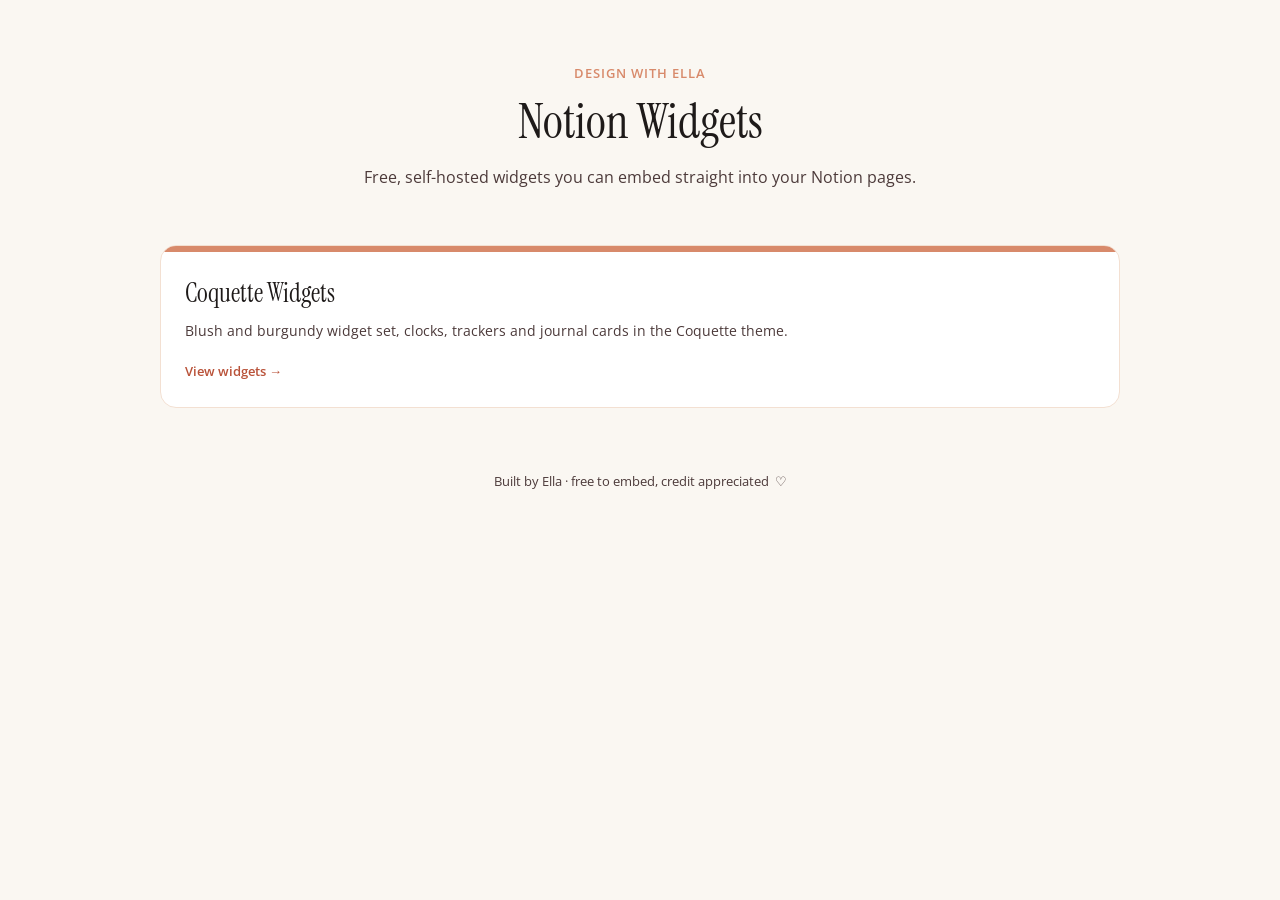
<file: index.html>
<!DOCTYPE html>
<html lang="en-GB">
<head>
<meta charset="UTF-8">
<meta name="viewport" content="width=device-width, initial-scale=1.0">
<title>Notion Widgets | Design with Ella</title>
<link rel="preconnect" href="https://fonts.googleapis.com">
<link rel="preconnect" href="https://fonts.gstatic.com" crossorigin>
<link href="https://fonts.googleapis.com/css2?family=Instrument+Serif&family=Open+Sans:wght@400;500;600&display=swap" rel="stylesheet">
<link rel="stylesheet" href="style.css">
</head>
<body>

<header class="page-header">
  <p class="eyebrow">Design with Ella</p>
  <h1>Notion Widgets</h1>
  <p class="lede">Free, self-hosted widgets you can embed straight into your Notion pages.</p>
</header>

<main>
  <section class="grid" aria-label="Widget bundles">

    <a class="card" href="coquette-widgets.html">
      <div class="card-tint"></div>
      <div class="card-body">
        <h2>Coquette Widgets</h2>
        <p>Blush and burgundy widget set, clocks, trackers and journal cards in the Coquette theme.</p>
        <span class="card-link">View widgets &rarr;</span>
      </div>
    </a>

  </section>
</main>

<footer class="page-footer">
  <p>Built by Ella &middot; free to embed, credit appreciated &nbsp;&#9825;</p>
</footer>

</body>
</html>
</file>
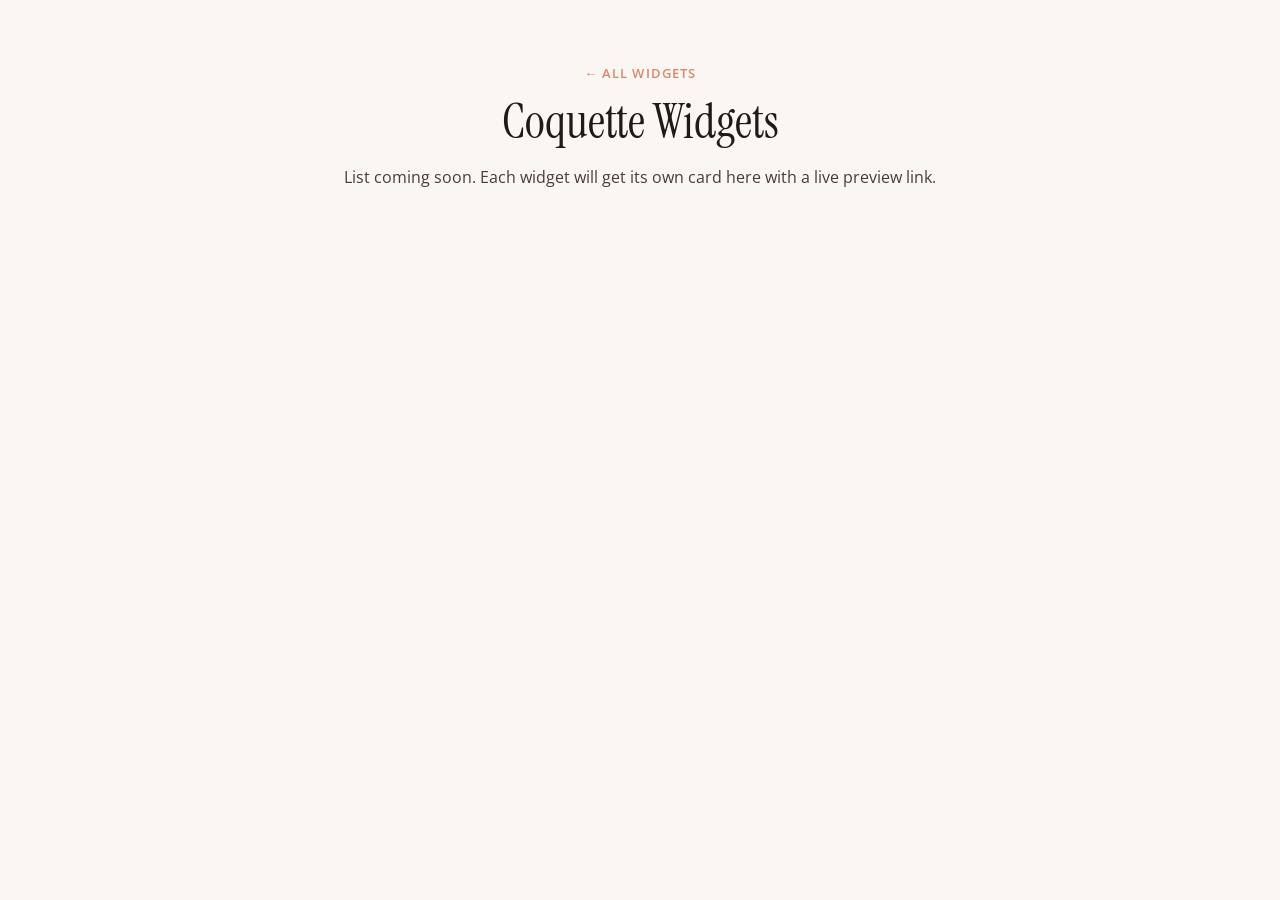
<file: coquette-widgets.html>
<!DOCTYPE html>
<html lang="en-GB">
<head>
<meta charset="UTF-8">
<meta name="viewport" content="width=device-width, initial-scale=1.0">
<title>Coquette Widgets | Design with Ella</title>
<link rel="preconnect" href="https://fonts.googleapis.com">
<link rel="preconnect" href="https://fonts.gstatic.com" crossorigin>
<link href="https://fonts.googleapis.com/css2?family=Instrument+Serif&family=Open+Sans:wght@400;500;600&display=swap" rel="stylesheet">
<link rel="stylesheet" href="style.css">
</head>
<body>

<header class="page-header">
  <p class="eyebrow"><a href="index.html" style="color:inherit;text-decoration:none;">&larr; All widgets</a></p>
  <h1>Coquette Widgets</h1>
  <p class="lede">List coming soon. Each widget will get its own card here with a live preview link.</p>
</header>

</body>
</html>
</file>
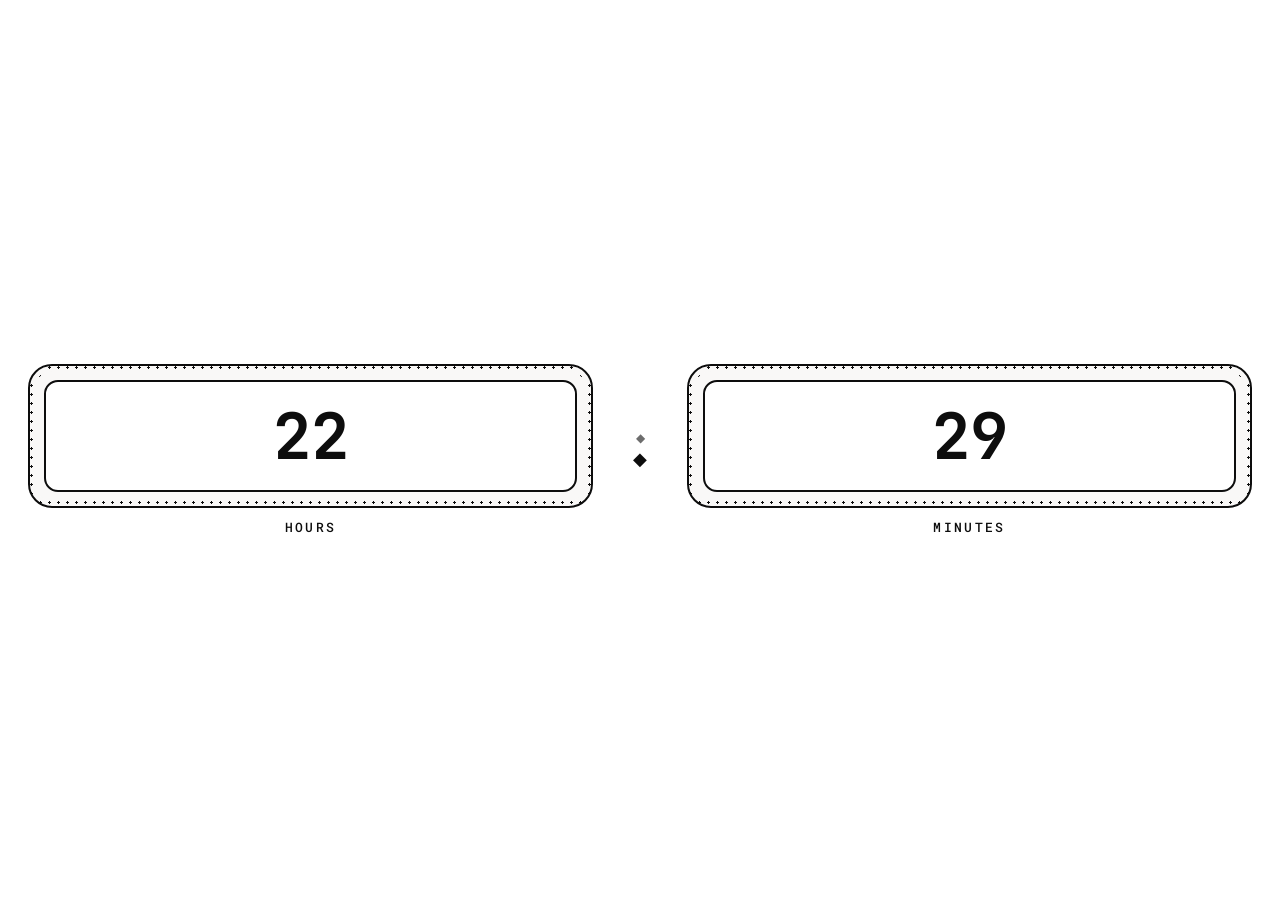
<file: monochrome-gamer/flip-clock (1).html>
<!DOCTYPE html>
<html lang="en">
<head>
<meta charset="UTF-8">
<title>Flip Clock</title>
<link rel="stylesheet" href="globals.css">
<link rel="stylesheet" href="flip-clock.css">
</head>
<body>

<div class="widget-root">
  <div class="flip-clock-row" id="clock"></div>
</div>

<script>
const clockEl = document.getElementById('clock');

const units = [
  { key:'h', label:'Hours' },
  { key:'m', label:'Minutes' }
];

const state = {};

units.forEach((u, i) => {
  const unitEl = document.createElement('div');
  unitEl.className = 'flip-clock-unit';

  const card = document.createElement('div');
  card.className = 'halftone-card flip-clock-card';

  const panel = document.createElement('div');
  panel.className = 'ink-panel flip-clock-panel';

  const val = document.createElement('span');
  val.className = 'flip-clock-value';
  val.textContent = '00';

  panel.appendChild(val);
  card.appendChild(panel);

  const label = document.createElement('div');
  label.className = 'ink-label flip-clock-label';
  label.textContent = u.label;

  unitEl.appendChild(card);
  unitEl.appendChild(label);
  clockEl.appendChild(unitEl);

  if(i < units.length - 1){
    const div = document.createElement('div');
    div.className = 'ink-divider';
    div.innerHTML = '<span class="mark small">&#9670;</span><span class="mark big">&#9670;</span>';
    clockEl.appendChild(div);
  }

  state[u.key] = { val, last:'' };
});

function pad(n){ return n.toString().padStart(2,'0'); }

function setVal(el, newText){
  el.classList.add('swap');
  setTimeout(() => {
    el.textContent = newText;
    el.classList.remove('swap');
  }, 180);
}

function tick(){
  const now = new Date();
  const vals = { h: pad(now.getHours()), m: pad(now.getMinutes()) };

  units.forEach(u => {
    const st = state[u.key];
    const newVal = vals[u.key];
    if(st.last !== newVal){
      setVal(st.val, newVal);
      st.last = newVal;
    }
  });
}

(function init(){
  const now = new Date();
  const vals = { h: pad(now.getHours()), m: pad(now.getMinutes()) };
  units.forEach(u => {
    const st = state[u.key];
    st.val.textContent = vals[u.key];
    st.last = vals[u.key];
  });
})();

setInterval(tick, 1000);
</script>

</body>
</html>
</file>
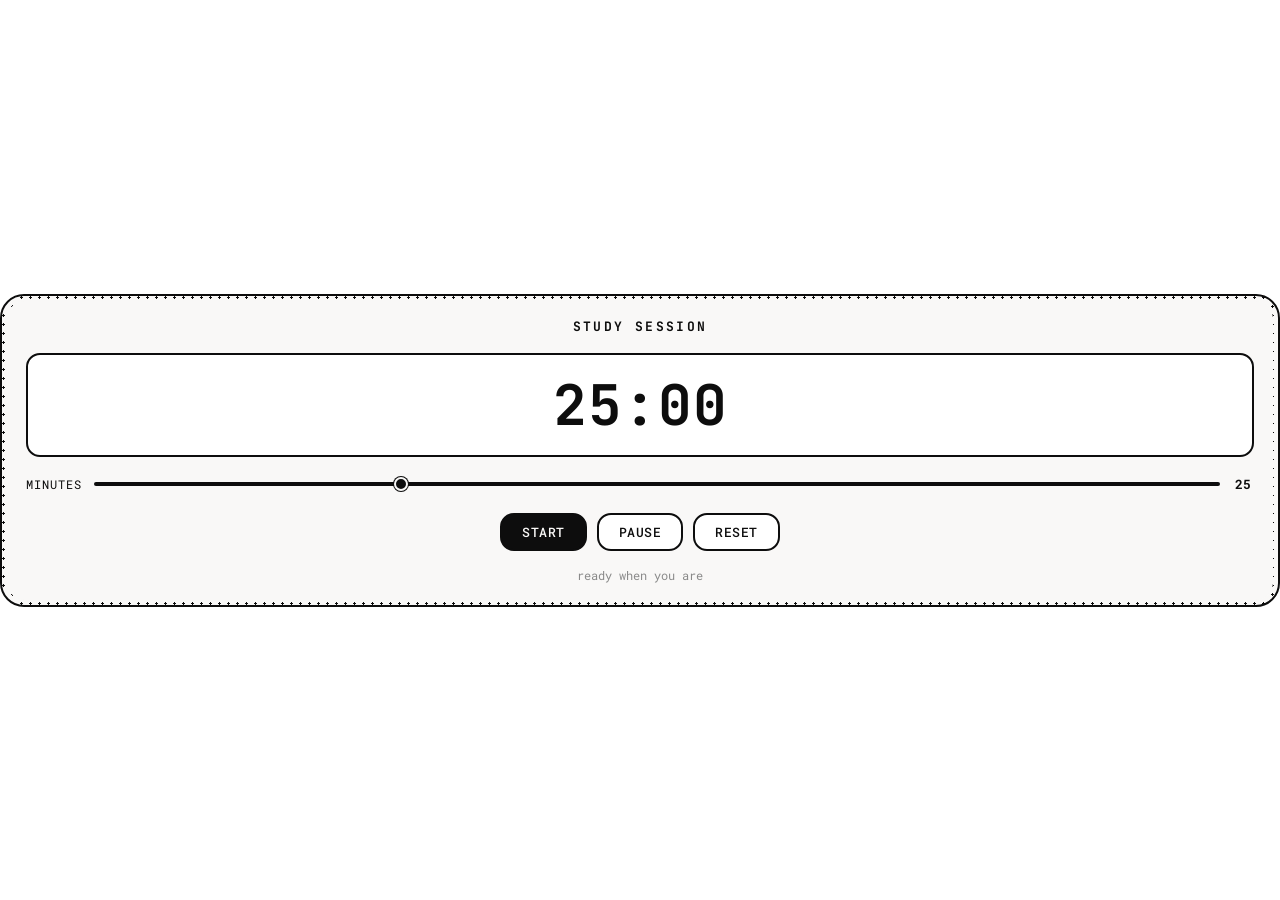
<file: monochrome-gamer/study-timer.html>
<!DOCTYPE html>
<html lang="en-GB">
<head>
<meta charset="UTF-8">
<meta name="viewport" content="width=device-width, initial-scale=1.0">
<title>Study Timer</title>
<link rel="stylesheet" href="globals.css">
<link rel="stylesheet" href="study-timer.css">
</head>
<body>

<div class="widget-root">
  <div class="halftone-card timer-card">
    <p class="timer-title">Study session</p>

    <div class="ink-panel timer-display-panel">
      <div id="display" class="timer-display">25:00</div>
    </div>

    <div class="timer-controls">
      <label for="minutes">minutes</label>
      <input type="range" id="minutes" min="1" max="90" value="25" step="1" />
      <span id="minutes-out">25</span>
    </div>

    <div class="timer-buttons">
      <button id="start-btn">start</button>
      <button id="pause-btn">pause</button>
      <button id="reset-btn">reset</button>
    </div>

    <p id="status" class="timer-status">ready when you are</p>
  </div>
</div>

<script>
(function() {
  var minutesInput = document.getElementById('minutes');
  var minutesOut = document.getElementById('minutes-out');
  var display = document.getElementById('display');
  var status = document.getElementById('status');
  var startBtn = document.getElementById('start-btn');
  var pauseBtn = document.getElementById('pause-btn');
  var resetBtn = document.getElementById('reset-btn');

  var totalSeconds = parseInt(minutesInput.value, 10) * 60;
  var remaining = totalSeconds;
  var timerId = null;

  function formatTime(s) {
    var m = Math.floor(s / 60);
    var sec = s % 60;
    return (m < 10 ? '0' + m : m) + ':' + (sec < 10 ? '0' + sec : sec);
  }

  function updateDisplay() {
    display.textContent = formatTime(remaining);
  }

  minutesInput.addEventListener('input', function() {
    minutesOut.textContent = minutesInput.value;
    if (!timerId) {
      totalSeconds = parseInt(minutesInput.value, 10) * 60;
      remaining = totalSeconds;
      updateDisplay();
      status.textContent = 'ready when you are';
    }
  });

  startBtn.addEventListener('click', function() {
    if (timerId) return;
    if (remaining <= 0) {
      totalSeconds = parseInt(minutesInput.value, 10) * 60;
      remaining = totalSeconds;
    }
    status.textContent = 'focus mode, stay on it';
    timerId = setInterval(function() {
      remaining -= 1;
      if (remaining <= 0) {
        remaining = 0;
        updateDisplay();
        clearInterval(timerId);
        timerId = null;
        status.textContent = 'time\'s up, well done';
        return;
      }
      updateDisplay();
    }, 1000);
  });

  pauseBtn.addEventListener('click', function() {
    if (timerId) {
      clearInterval(timerId);
      timerId = null;
      status.textContent = 'paused';
    }
  });

  resetBtn.addEventListener('click', function() {
    if (timerId) {
      clearInterval(timerId);
      timerId = null;
    }
    totalSeconds = parseInt(minutesInput.value, 10) * 60;
    remaining = totalSeconds;
    updateDisplay();
    status.textContent = 'ready when you are';
  });

  updateDisplay();
})();
</script>

</body>
</html>
</file>
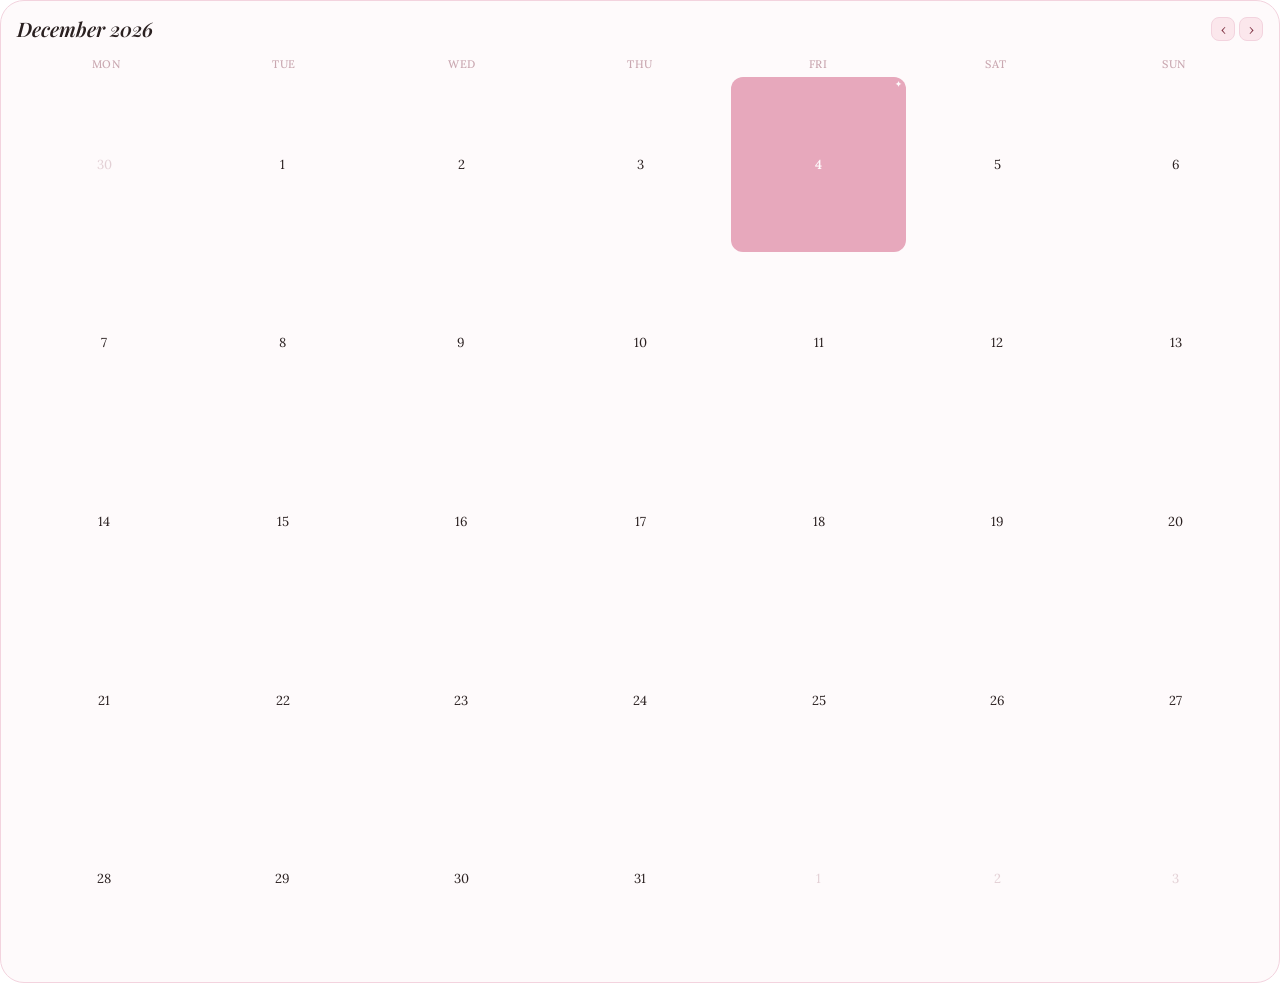
<file: pink-coquette/calendar.html>
<!DOCTYPE html>
<html lang="en-GB">
<head>
<meta charset="UTF-8">
<meta name="viewport" content="width=device-width, initial-scale=1.0">
<title>Coquette Calendar</title>
<link rel="stylesheet" href="calendar.css">
</head>
<body>

<div class="calendar-card">
  <div class="calendar-header">
    <span class="calendar-title" id="calendarTitle">August 2026</span>
    <div class="calendar-nav">
      <button id="prevMonth" aria-label="Previous month">‹</button>
      <button id="nextMonth" aria-label="Next month">›</button>
    </div>
  </div>

  <div class="calendar-weekdays">
    <span data-full="Mon" data-short="M"></span>
    <span data-full="Tue" data-short="T"></span>
    <span data-full="Wed" data-short="W"></span>
    <span data-full="Thu" data-short="T"></span>
    <span data-full="Fri" data-short="F"></span>
    <span data-full="Sat" data-short="S"></span>
    <span data-full="Sun" data-short="S"></span>
  </div>

  <div class="calendar-grid" id="calendarGrid"></div>
</div>

<script>
  const today = new Date();
  let viewYear = today.getFullYear();
  let viewMonth = today.getMonth();

  const monthNames = [
    'January', 'February', 'March', 'April', 'May', 'June',
    'July', 'August', 'September', 'October', 'November', 'December'
  ];

  const titleEl = document.getElementById('calendarTitle');
  const gridEl = document.getElementById('calendarGrid');

  function render() {
    titleEl.textContent = `${monthNames[viewMonth]} ${viewYear}`;
    gridEl.innerHTML = '';

    const firstOfMonth = new Date(viewYear, viewMonth, 1);
    // Monday-first index: 0 = Monday ... 6 = Sunday
    const firstWeekday = (firstOfMonth.getDay() + 6) % 7;
    const daysInMonth = new Date(viewYear, viewMonth + 1, 0).getDate();
    const daysInPrevMonth = new Date(viewYear, viewMonth, 0).getDate();

    const totalCells = Math.ceil((firstWeekday + daysInMonth) / 7) * 7;

    for (let i = 0; i < totalCells; i++) {
      const cell = document.createElement('div');
      cell.className = 'calendar-day';

      const dayNumber = i - firstWeekday + 1;

      if (dayNumber < 1) {
        cell.classList.add('outside');
        cell.textContent = daysInPrevMonth + dayNumber;
      } else if (dayNumber > daysInMonth) {
        cell.classList.add('outside');
        cell.textContent = dayNumber - daysInMonth;
      } else {
        cell.textContent = dayNumber;
        const isToday =
          dayNumber === today.getDate() &&
          viewMonth === today.getMonth() &&
          viewYear === today.getFullYear();
        if (isToday) {
          cell.classList.add('today');
        }
      }

      gridEl.appendChild(cell);
    }
  }

  document.getElementById('prevMonth').addEventListener('click', () => {
    viewMonth -= 1;
    if (viewMonth < 0) {
      viewMonth = 11;
      viewYear -= 1;
    }
    render();
  });

  document.getElementById('nextMonth').addEventListener('click', () => {
    viewMonth += 1;
    if (viewMonth > 11) {
      viewMonth = 0;
      viewYear += 1;
    }
    render();
  });

  render();
</script>

</body>
</html>
</file>
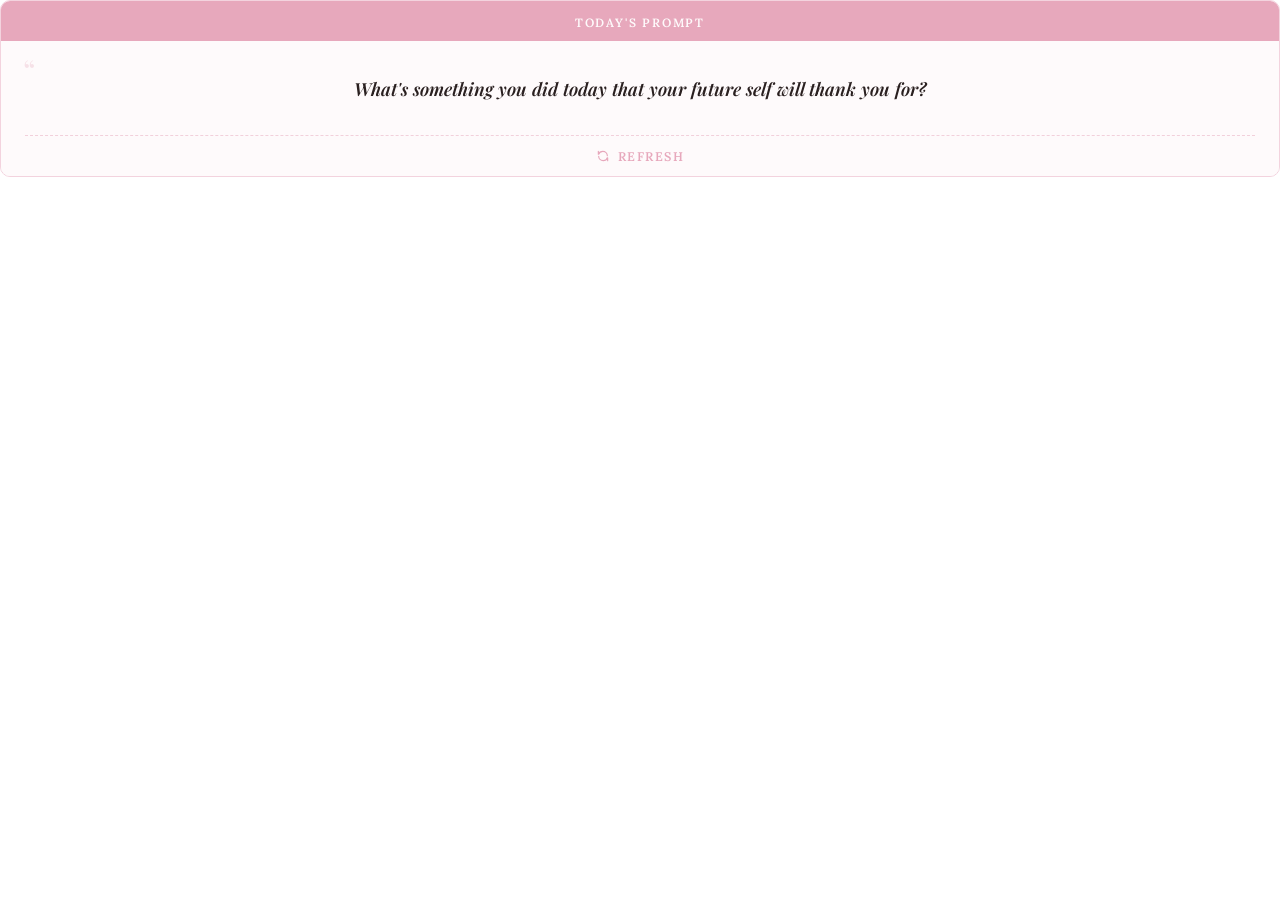
<file: pink-coquette/daily-prompt.html>
<!DOCTYPE html>
<html lang="en-GB">
<head>
<meta charset="UTF-8">
<meta name="viewport" content="width=device-width, initial-scale=1.0">
<title>Daily Prompt</title>
<link rel="stylesheet" href="coquette-design-system.css">
<link rel="stylesheet" href="daily-prompt.css">
</head>
<body>

<div class="daily-prompt-card">
  <div class="daily-prompt-header">
    <span>Today's Prompt</span>
  </div>

  <div class="daily-prompt-body">
    <div class="prompt-frame">
      <span class="quote-mark">&ldquo;</span>
      <p class="prompt-text" id="promptText">Loading&hellip;</p>
    </div>
  </div>

  <div class="daily-prompt-divider"></div>

  <div class="daily-prompt-footer" id="refreshBtn" role="button" aria-label="Get a new prompt" title="Get a new prompt">
    <svg viewBox="0 0 24 24" fill="none" xmlns="http://www.w3.org/2000/svg">
      <path d="M4 4V9H4.58152M20 20V15H19.4185M4.58152 9C5.53236 6.0533 8.34285 4 11.6667 4C15.8877 4 19.3333 7.30761 19.4185 11.5M19.4185 15C18.4677 17.9467 15.6572 20 12.3333 20C8.11228 20 4.66667 16.6924 4.58152 12.5" stroke="currentColor" stroke-width="2" stroke-linecap="round" stroke-linejoin="round"/>
    </svg>
    <span>Refresh</span>
  </div>
</div>

<script>
  const prompts = [
    "What made today feel soft, even for a moment?",
    "What's a thought you keep circling back to lately?",
    "What would you tell yourself this time last year?",
    "What are you quietly proud of this week?",
    "What's something small that brought you comfort today?",
    "What's a feeling you've been avoiding sitting with?",
    "Who made you feel most like yourself recently?",
    "What does your ideal slow morning look like?",
    "What's a habit you'd like to gently let go of?",
    "What's something you're looking forward to, even a little?",
    "What did you need to hear today?",
    "What's weighing on you that you haven't said out loud?",
    "What's a memory that still makes you smile?",
    "What would you do with an entirely free afternoon?",
    "What's one thing you did today just for you?",
    "What's a boundary you're proud you held onto?",
    "What does rest actually look like for you right now?",
    "What's something you've outgrown but still hold onto?",
    "What's a compliment you'd give yourself today?",
    "What's been taking up too much space in your head?",
    "What's a small win from this week worth noting?",
    "What do you wish someone understood about you right now?",
    "What's a fear you're slowly becoming less afraid of?",
    "What does your space say about how you're feeling?",
    "What's something you're learning to be patient with?",
    "What conversation do you keep replaying?",
    "What's a version of yourself you're growing into?",
    "What's something you did today that your future self will thank you for?",
    "What's currently bringing you a sense of calm?",
    "What's a question you wish someone would ask you?",
    "What would today have looked like if you'd been kinder to yourself?",
    "What's something you're ready to close the chapter on?",
    "What's a small joy you almost overlooked today?",
    "What does your gut keep telling you that you're ignoring?",
    "What's something you needed permission to do, and are you ready to give it to yourself?",
    "What's one thing you'd change about how today went?",
    "What's a story you tell yourself that might not be true anymore?",
    "What's something you're grateful you said no to?",
    "What would make tomorrow feel a little lighter?",
    "What's a part of your routine that quietly makes you happy?"
  ];

  const promptText = document.getElementById('promptText');
  const refreshBtn = document.getElementById('refreshBtn');

  function getRandomPrompt(excludeText) {
    let choice;
    do {
      choice = prompts[Math.floor(Math.random() * prompts.length)];
    } while (choice === excludeText && prompts.length > 1);
    return choice;
  }

  function setPrompt() {
    refreshBtn.classList.add('spinning');
    promptText.classList.add('fade');

    setTimeout(() => {
      promptText.textContent = getRandomPrompt(promptText.textContent);
      promptText.classList.remove('fade');
    }, 200);

    setTimeout(() => {
      refreshBtn.classList.remove('spinning');
    }, 500);
  }

  refreshBtn.addEventListener('click', setPrompt);

  promptText.textContent = getRandomPrompt();
</script>

</body>
</html>
</file>
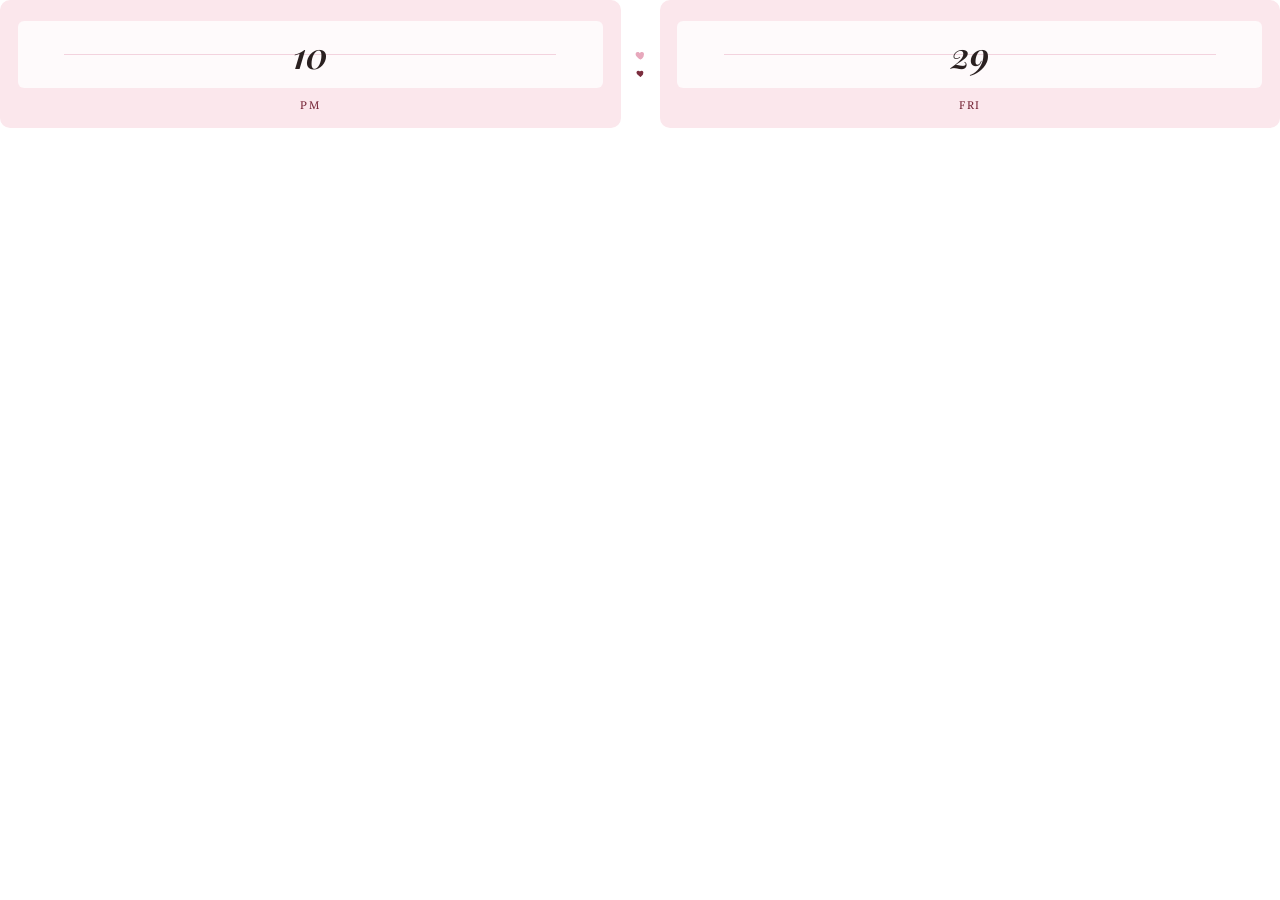
<file: pink-coquette/flip-clock.html>
<!DOCTYPE html>
<html lang="en">
<head>
<meta charset="UTF-8">
<meta name="viewport" content="width=device-width, initial-scale=1.0">
<title>Flip Clock — Coquette</title>
<link rel="stylesheet" href="coquette-design-system.css">
<link rel="stylesheet" href="flip-clock.css">
</head>
<body>
  <div class="flip-wrap">
    <div class="flip-card">
      <div class="flip-inner">
        <div class="flip-value" id="flip-hour">--</div>
      </div>
      <div class="flip-label" id="flip-period">--</div>
    </div>
    <div class="flip-divider">
      <svg viewBox="0 0 24 24" width="11" height="11" style="color:var(--rose);"><path d="M12 21s-7.5-4.6-10-9.2C.3 8.4 2 4.5 6 4.5c2.1 0 3.6 1.1 4.5 2.4.9-1.3 2.4-2.4 4.5-2.4 4 0 5.7 3.9 4 7.3C19.5 16.4 12 21 12 21z"/></svg>
      <svg viewBox="0 0 24 24" width="9" height="9" style="color:var(--burgundy);"><path d="M12 21s-7.5-4.6-10-9.2C.3 8.4 2 4.5 6 4.5c2.1 0 3.6 1.1 4.5 2.4.9-1.3 2.4-2.4 4.5-2.4 4 0 5.7 3.9 4 7.3C19.5 16.4 12 21 12 21z"/></svg>
    </div>
    <div class="flip-card">
      <div class="flip-inner">
        <div class="flip-value" id="flip-minute">--</div>
      </div>
      <div class="flip-label" id="flip-day">---</div>
    </div>
  </div>
  <script>
    function updateFlipClock() {
      var now = new Date();
      var h = now.getHours();
      var m = now.getMinutes();
      var period = h >= 12 ? 'PM' : 'AM';
      var h12 = h % 12;
      if (h12 === 0) h12 = 12;
      var mStr = m < 10 ? '0' + m : '' + m;
      var days = ['SUN','MON','TUE','WED','THU','FRI','SAT'];
      document.getElementById('flip-hour').textContent = h12;
      document.getElementById('flip-minute').textContent = mStr;
      document.getElementById('flip-period').textContent = period;
      document.getElementById('flip-day').textContent = days[now.getDay()];
    }
    updateFlipClock();
    setInterval(updateFlipClock, 15000);
  </script>
</body>
</html>
</file>
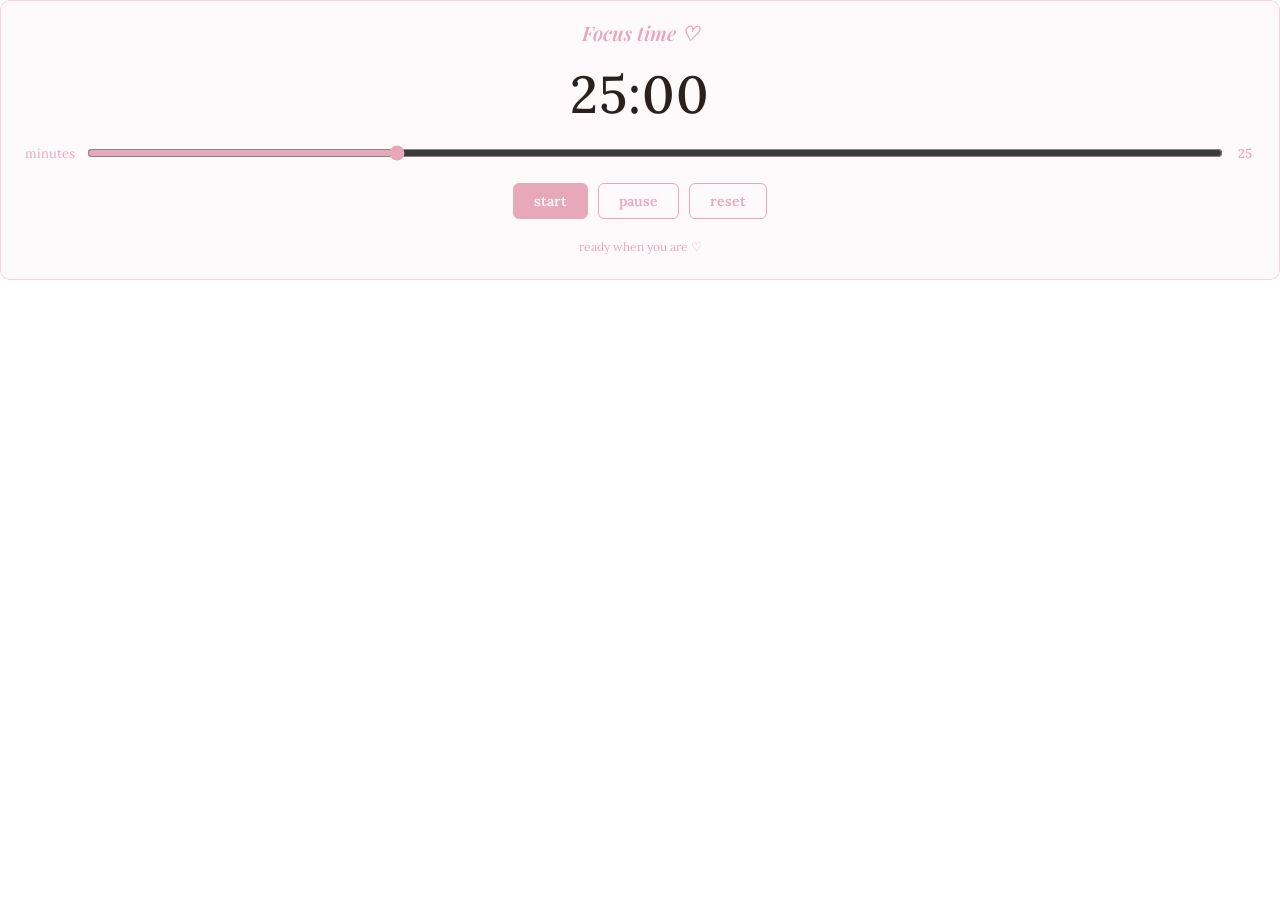
<file: pink-coquette/focus-timer.html>
<!DOCTYPE html>
<html lang="en-GB">
<head>
<meta charset="UTF-8">
<meta name="viewport" content="width=device-width, initial-scale=1.0">
<title>Focus Timer</title>
<link rel="stylesheet" href="coquette-design-system.css">
<link rel="stylesheet" href="focus-timer.css">
</head>
<body>

<div class="timer-card">
  <p class="timer-title">Focus time &#9825;</p>

  <div id="display" class="timer-display">25:00</div>

  <div class="timer-controls">
    <label for="minutes">minutes</label>
    <input type="range" id="minutes" min="1" max="90" value="25" step="1" />
    <span id="minutes-out">25</span>
  </div>

  <div class="timer-buttons">
    <button id="start-btn">start</button>
    <button id="pause-btn">pause</button>
    <button id="reset-btn">reset</button>
  </div>

  <p id="status" class="timer-status">ready when you are &#9825;</p>
</div>

<script>
(function() {
  var minutesInput = document.getElementById('minutes');
  var minutesOut = document.getElementById('minutes-out');
  var display = document.getElementById('display');
  var status = document.getElementById('status');
  var startBtn = document.getElementById('start-btn');
  var pauseBtn = document.getElementById('pause-btn');
  var resetBtn = document.getElementById('reset-btn');

  var totalSeconds = parseInt(minutesInput.value, 10) * 60;
  var remaining = totalSeconds;
  var timerId = null;

  function formatTime(s) {
    var m = Math.floor(s / 60);
    var sec = s % 60;
    return (m < 10 ? '0' + m : m) + ':' + (sec < 10 ? '0' + sec : sec);
  }

  function updateDisplay() {
    display.textContent = formatTime(remaining);
  }

  minutesInput.addEventListener('input', function() {
    minutesOut.textContent = minutesInput.value;
    if (!timerId) {
      totalSeconds = parseInt(minutesInput.value, 10) * 60;
      remaining = totalSeconds;
      updateDisplay();
      status.textContent = 'ready when you are \u2661';
    }
  });

  startBtn.addEventListener('click', function() {
    if (timerId) return;
    if (remaining <= 0) {
      totalSeconds = parseInt(minutesInput.value, 10) * 60;
      remaining = totalSeconds;
    }
    status.textContent = 'focus mode, you\'ve got this \u2661';
    timerId = setInterval(function() {
      remaining -= 1;
      if (remaining <= 0) {
        remaining = 0;
        updateDisplay();
        clearInterval(timerId);
        timerId = null;
        status.textContent = 'time\'s up, well done \u2661';
        return;
      }
      updateDisplay();
    }, 1000);
  });

  pauseBtn.addEventListener('click', function() {
    if (timerId) {
      clearInterval(timerId);
      timerId = null;
      status.textContent = 'paused, take a breath \u2661';
    }
  });

  resetBtn.addEventListener('click', function() {
    if (timerId) {
      clearInterval(timerId);
      timerId = null;
    }
    totalSeconds = parseInt(minutesInput.value, 10) * 60;
    remaining = totalSeconds;
    updateDisplay();
    status.textContent = 'ready when you are \u2661';
  });

  updateDisplay();
})();
</script>

</body>
</html>
</file>
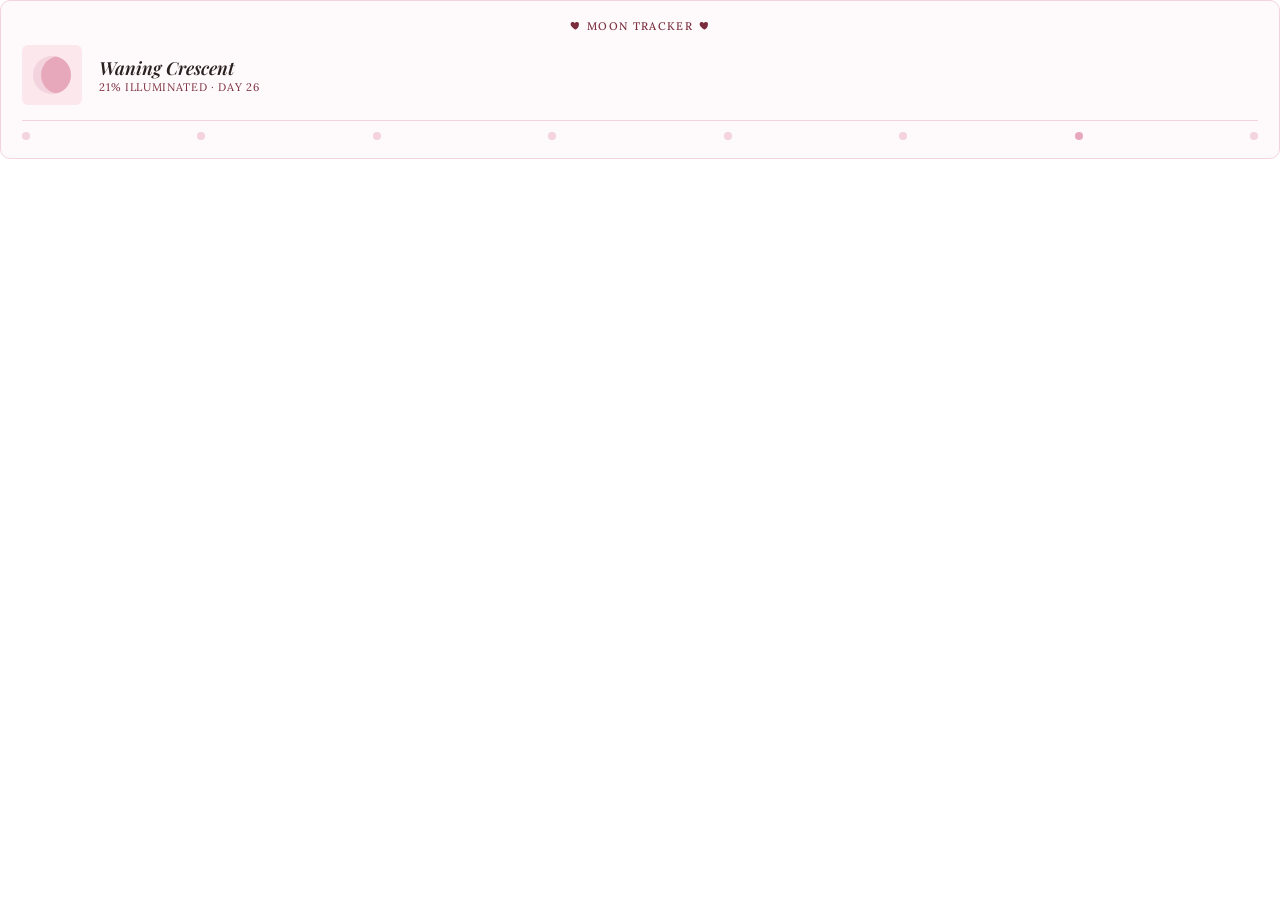
<file: pink-coquette/moon-tracker (1).html>
<!DOCTYPE html>
<html lang="en">
<head>
<meta charset="UTF-8">
<meta name="viewport" content="width=device-width, initial-scale=1.0">
<title>Moon Tracker — Coquette</title>
<link rel="stylesheet" href="coquette-design-system.css">
<link rel="stylesheet" href="moon-tracker.css">
</head>
<body>

  <div class="moon-card">
    <div class="moon-label">
      <svg viewBox="0 0 24 24"><path d="M12 21s-7.5-4.6-10-9.2C.3 8.4 2 4.5 6 4.5c2.1 0 3.6 1.1 4.5 2.4.9-1.3 2.4-2.4 4.5-2.4 4 0 5.7 3.9 4 7.3C19.5 16.4 12 21 12 21z"/></svg>
      <span>moon tracker</span>
      <svg viewBox="0 0 24 24"><path d="M12 21s-7.5-4.6-10-9.2C.3 8.4 2 4.5 6 4.5c2.1 0 3.6 1.1 4.5 2.4.9-1.3 2.4-2.4 4.5-2.4 4 0 5.7 3.9 4 7.3C19.5 16.4 12 21 12 21z"/></svg>
    </div>

    <div class="moon-row">
      <div class="moon-icon-tile">
        <div class="moon-icon">
          <div class="moon-shadow" id="moon-shadow"></div>
        </div>
      </div>
      <div class="moon-text">
        <div class="moon-phase-name" id="moon-phase-name">loading...</div>
        <div class="moon-meta" id="moon-meta">-- illuminated · day --</div>
      </div>
    </div>

    <div class="moon-dots" id="moon-dots">
      <div class="moon-dot"></div>
      <div class="moon-dot"></div>
      <div class="moon-dot"></div>
      <div class="moon-dot"></div>
      <div class="moon-dot"></div>
      <div class="moon-dot"></div>
      <div class="moon-dot"></div>
      <div class="moon-dot"></div>
    </div>
  </div>

  <script>
    function updateMoonTracker() {
      var synodicMonth = 29.53058867;
      var knownNewMoon = Date.UTC(2000, 0, 6, 18, 14, 0);
      var now = new Date();
      var diffDays = (now.getTime() - knownNewMoon) / 86400000;
      var phaseDays = ((diffDays % synodicMonth) + synodicMonth) % synodicMonth;
      var p = phaseDays / synodicMonth;

      var illumination = (1 - Math.cos(2 * Math.PI * p)) / 2;
      var illumPercent = Math.round(illumination * 100);
      var dayOfCycle = Math.floor(phaseDays) + 1;

      var phaseName;
      if (p < 0.0625 || p >= 0.9375) phaseName = 'New Moon';
      else if (p < 0.1875) phaseName = 'Waxing Crescent';
      else if (p < 0.3125) phaseName = 'First Quarter';
      else if (p < 0.4375) phaseName = 'Waxing Gibbous';
      else if (p < 0.5625) phaseName = 'Full Moon';
      else if (p < 0.6875) phaseName = 'Waning Gibbous';
      else if (p < 0.8125) phaseName = 'Last Quarter';
      else phaseName = 'Waning Crescent';

      var size = 38;
      var sign = p < 0.5 ? -1 : 1;
      var offset = sign * illumination * size;

      // ensure the shadow fully clears at true full moon rather than leaving a rounding sliver
      if (illumPercent >= 100) offset = sign * size;

      document.getElementById('moon-shadow').style.left = offset + 'px';
      document.getElementById('moon-phase-name').textContent = phaseName;
      document.getElementById('moon-meta').textContent = illumPercent + '% illuminated · day ' + dayOfCycle;

      var dotIndex = Math.floor(p * 8) % 8;
      var dots = document.querySelectorAll('#moon-dots .moon-dot');
      dots.forEach(function (dot, i) {
        dot.classList.toggle('active', i === dotIndex);
      });
    }

    updateMoonTracker();
    setInterval(updateMoonTracker, 1000 * 60 * 30);
  </script>

</body>
</html>
</file>
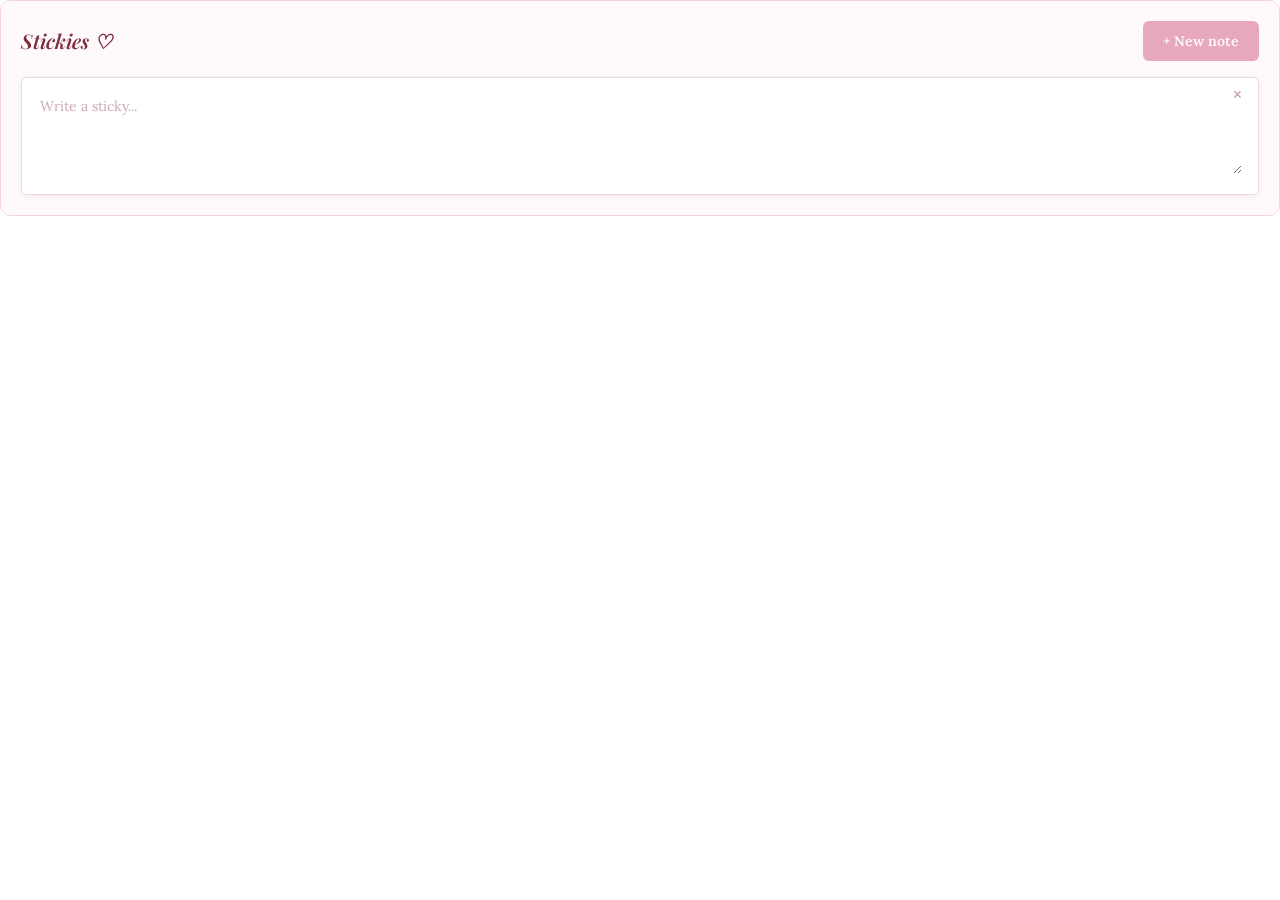
<file: pink-coquette/stickies.html>
<!DOCTYPE html>
<html lang="en-GB">
<head>
<meta charset="UTF-8">
<meta name="viewport" content="width=device-width, initial-scale=1.0">
<title>Stickies</title>
<link rel="stylesheet" href="coquette-design-system.css">
<link rel="stylesheet" href="stickies.css">
</head>
<body>

<div class="stickies-widget">
  <div class="stickies-header">
    <p class="stickies-title">Stickies ♡</p>
    <button class="btn" onclick="addSticky()">+ New note</button>
  </div>
  <div class="stickies-grid" id="stickiesGrid"></div>
</div>

<script>
  function addSticky(text) {
    const grid = document.getElementById('stickiesGrid');

    const note = document.createElement('div');
    note.className = 'sticky-note';

    const deleteBtn = document.createElement('button');
    deleteBtn.className = 'sticky-note-delete';
    deleteBtn.innerHTML = '&times;';
    deleteBtn.onclick = () => note.remove();

    const textarea = document.createElement('textarea');
    textarea.className = 'sticky-note-text';
    textarea.placeholder = 'Write a sticky...';
    if (text) textarea.value = text;

    note.appendChild(deleteBtn);
    note.appendChild(textarea);
    grid.appendChild(note);
    textarea.focus();
  }

  // starter note
  addSticky();
</script>

</body>
</html>
</file>
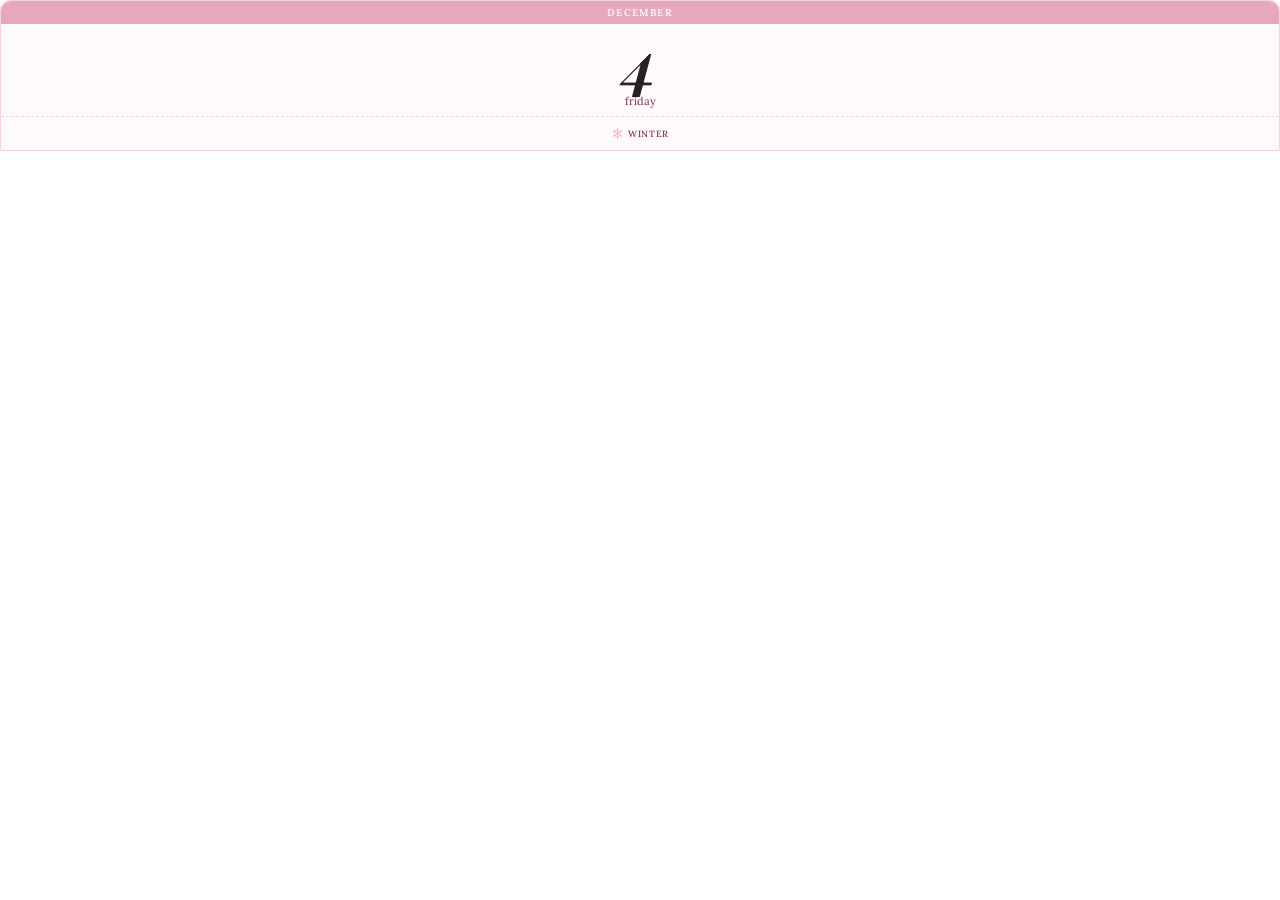
<file: pink-coquette/tear-off-calendar.html>
<!DOCTYPE html>
<html lang="en">
<head>
<meta charset="UTF-8">
<meta name="viewport" content="width=device-width, initial-scale=1.0">
<title>Tear-Off Calendar — Coquette</title>
<link rel="stylesheet" href="coquette-design-system.css">
<link rel="stylesheet" href="tear-off-calendar.css">
</head>
<body>

  <div class="page-wrap">
    <div class="page-card">
      <div class="page-month" id="page-month">---</div>
      <div class="page-day-number" id="page-day">--</div>
      <div class="page-weekday" id="page-weekday">---</div>
      <div class="page-footer">
        <span id="season-icon"></span>
        <span class="page-season" id="page-season">----</span>
      </div>
    </div>
  </div>

  <script>
    var seasonIcons = {
      spring: '<svg viewBox="0 0 24 24" fill="none" stroke="var(--rose)" stroke-width="1.4" stroke-linejoin="round"><path d="M12 12c0-3 1.5-5 4-5s3 2 1.5 3.5S12 12 12 12zM12 12c0-3-1.5-5-4-5s-3 2-1.5 3.5S12 12 12 12zM12 12c3 0 5 1.5 5 4s-2 3-3.5 1.5S12 12 12 12zM12 12c-3 0-5 1.5-5 4s2 3 3.5 1.5S12 12 12 12z" fill="var(--blush)"/><circle cx="12" cy="12" r="1.6" fill="var(--rose)" stroke="none"/><path d="M12 16v5"/></svg>',
      summer: '<svg viewBox="0 0 24 24" fill="none" stroke="var(--rose)" stroke-width="1.6" stroke-linecap="round"><circle cx="12" cy="12" r="4.5" fill="var(--blush)"/><path d="M12 2.5v2.5M12 19v2.5M4.2 4.2l1.8 1.8M18 18l1.8 1.8M2.5 12H5M19 12h2.5M4.2 19.8L6 18M18 6l1.8-1.8"/></svg>',
      autumn: '<svg viewBox="0 0 24 24" fill="var(--blush)" stroke="var(--rose)" stroke-width="1.3" stroke-linejoin="round"><path d="M12 3c4 2 6 6 5 10-1 3.5-4 6-5 8-1-2-4-4.5-5-8-1-4 1-8 5-10z"/><path d="M12 3v18"/></svg>',
      winter: '<svg viewBox="0 0 24 24" fill="none" stroke="var(--rose)" stroke-width="1.4" stroke-linecap="round"><path d="M12 2v20M4.5 6.5l15 11M19.5 6.5l-15 11"/><path d="M12 5l-1.5 1.5M12 5l1.5 1.5M12 19l-1.5-1.5M12 19l1.5-1.5M6 8l0.3 2M6 8l2-0.3M18 8l-0.3 2M18 8l-2-0.3M6 16l0.3-2M6 16l2 0.3M18 16l-0.3-2M18 16l-2 0.3"/></svg>'
    };

    function getSeason(month) {
      if (month === 12 || month === 1 || month === 2) return 'winter';
      if (month >= 3 && month <= 5) return 'spring';
      if (month >= 6 && month <= 8) return 'summer';
      return 'autumn';
    }

    function updatePage() {
      var now = new Date();
      var days = ['sunday','monday','tuesday','wednesday','thursday','friday','saturday'];
      var months = ['january','february','march','april','may','june','july','august','september','october','november','december'];

      var season = getSeason(now.getMonth() + 1);

      document.getElementById('page-month').textContent = months[now.getMonth()];
      document.getElementById('page-day').textContent = now.getDate();
      document.getElementById('page-weekday').textContent = days[now.getDay()];
      document.getElementById('page-season').textContent = season;
      document.getElementById('season-icon').innerHTML = seasonIcons[season];
    }

    updatePage();
    setInterval(updatePage, 1000 * 60 * 30);
  </script>

</body>
</html>
</file>
<file: style.css>
:root {
  --bg: #FAF7F2;
  --ink: #1E1A19;
  --brown: #4C3A3A;
  --terracotta: #D88A6B;
  --rust: #B95239;
  --peach: #F3E0D2;
  --sage: #7C8A6E;
}

* {
  box-sizing: border-box;
}

body {
  margin: 0;
  background: var(--bg);
  color: var(--ink);
  font-family: 'Open Sans', sans-serif;
  padding: 64px 24px 40px;
}

.page-header {
  max-width: 640px;
  margin: 0 auto 56px;
  text-align: center;
}

.eyebrow {
  margin: 0 0 8px;
  font-size: 13px;
  letter-spacing: 0.08em;
  text-transform: uppercase;
  color: var(--terracotta);
  font-weight: 600;
}

h1 {
  margin: 0 0 12px;
  font-family: 'Instrument Serif', serif;
  font-size: 48px;
  font-weight: 400;
  color: var(--ink);
}

.lede {
  margin: 0;
  color: var(--brown);
  font-size: 16px;
  line-height: 1.5;
}

main {
  max-width: 960px;
  margin: 0 auto;
}

.grid {
  display: grid;
  grid-template-columns: repeat(auto-fit, minmax(260px, 1fr));
  gap: 20px;
}

.card {
  display: block;
  text-decoration: none;
  color: inherit;
  background: #FFFFFF;
  border: 1px solid var(--peach);
  border-radius: 16px;
  overflow: hidden;
  transition: border-color 0.2s ease, transform 0.2s ease;
}

.card:hover,
.card:focus-visible {
  border-color: var(--terracotta);
  transform: translateY(-2px);
}

.card:focus-visible {
  outline: 2px solid var(--rust);
  outline-offset: 2px;
}

.card-tint {
  height: 6px;
  background: var(--terracotta);
}

.card-body {
  padding: 24px 24px 26px;
}

.card-body h2 {
  margin: 0 0 10px;
  font-family: 'Instrument Serif', serif;
  font-size: 26px;
  font-weight: 400;
  color: var(--ink);
}

.card-body p {
  margin: 0 0 18px;
  font-size: 14px;
  line-height: 1.5;
  color: var(--brown);
}

.card-link {
  font-size: 13px;
  font-weight: 600;
  color: var(--rust);
}

.page-footer {
  max-width: 960px;
  margin: 64px auto 0;
  text-align: center;
  font-size: 13px;
  color: var(--brown);
}

@media (prefers-reduced-motion: reduce) {
  .card {
    transition: none;
  }
}
</file>
<file: monochrome-gamer/globals.css>
/* ============================================================
   GLOBALS.CSS
   Shared design tokens and base styles for @deswithella's
   monochrome/manga Notion widget set. Pure black, white, grey,
   no warm tones. Import this before any widget-specific
   stylesheet.
   ============================================================ */

@import url('https://fonts.googleapis.com/css2?family=Playfair+Display:ital,wght@1,600&family=Lora:ital,wght@0,400;0,500;0,600&family=Roboto+Mono:wght@400;500;700&family=JetBrains+Mono:wght@400;500;700&display=swap');

:root{
  /* Colour */
  --paper:#F9F8F7;   /* base page/background tone */
  --card:#F9F8F7;    /* outer card fill, matches page background */
  --panel:#FFFFFF;   /* inset panel fill, sits on top of card */
  --ink:#0D0D0D;     /* primary text, borders, halftone dots (soft black, not pure) */
  --grey:#8A8A8A;     /* single mid-grey accent, used sparingly (dividers, secondary marks) */

  /* Type */
  --font-display: 'Playfair Display', serif;   /* italic semibold headline/number face */
  --font-body: 'Lora', serif;                  /* labels, captions */
  --font-mono: 'Roboto Mono', monospace;       /* data, numerals, timestamps */
  --font-jetbrains: 'JetBrains Mono', monospace; /* alt mono for digit-heavy widgets */

  /* Radius */
  --radius-card: 24px;
  --radius-panel: 14px;

  /* Halftone dot texture, reused on any .halftone element */
  --halftone-size: 9px;
}

*{
  box-sizing:border-box;
}

html,body{
  margin:0;
  padding:0;
  background:transparent;
  width:100%;
  height:100%;
  font-family:var(--font-body);
  color:var(--ink);
}

/* ---------- Layout shell every widget can use ---------- */
.widget-root{
  display:flex;
  align-items:center;
  justify-content:center;
  width:100%;
  height:100%;
  box-sizing:border-box;
}

/* ---------- Reusable card: ink border, halftone dots, inset fill ---------- */
.halftone-card{
  width:100%;
  box-sizing:border-box;
  background:var(--card);
  border:2px solid var(--ink);
  border-radius:var(--radius-card);
  padding:14px;
  position:relative;
  background-image:radial-gradient(circle, var(--ink) 1px, transparent 1.3px);
  background-size:var(--halftone-size) var(--halftone-size);
  background-position:-3px -3px;
}

.halftone-card::before{
  content:"";
  position:absolute;
  inset:5px;
  background:var(--card);
  border-radius:calc(var(--radius-card) - 6px);
  z-index:0;
}

.halftone-card > *{
  position:relative;
  z-index:1;
}

/* ---------- Reusable inset panel (sits inside a halftone-card) ---------- */
.ink-panel{
  width:100%;
  box-sizing:border-box;
  background:var(--panel);
  border:2px solid var(--ink);
  border-radius:var(--radius-panel);
  display:flex;
  align-items:center;
  justify-content:center;
}

/* ---------- Reusable label style ---------- */
.ink-label{
  font-family:var(--font-mono);
  font-weight:500;
  font-size:12px;
  letter-spacing:0.18em;
  text-transform:uppercase;
  color:var(--ink);
}

/* ---------- Reusable divider mark (diamond), used between grouped units ---------- */
.ink-divider{
  display:flex;
  flex-direction:column;
  align-items:center;
  gap:6px;
}

.ink-divider .mark{
  color:var(--ink);
  line-height:1;
}
.ink-divider .mark.small{
  font-size:12px;
  opacity:0.6;
}
.ink-divider .mark.big{
  font-size:16px;
}
</file>
<file: monochrome-gamer/flip-clock.css>
/* ============================================================
   FLIP-CLOCK.CSS
   Widget-specific styles. Requires globals.css to be loaded
   first for tokens (--ink, --card, --panel, --grey) and shared
   classes (.halftone-card, .ink-panel, .ink-label, .ink-divider).
   ============================================================ */

.flip-clock-row{
  display:flex;
  align-items:center;
  width:100%;
  gap:clamp(16px, 4vw, 40px);
  padding:clamp(12px, 3vw, 28px);
  box-sizing:border-box;
}

.flip-clock-unit{
  display:flex;
  flex-direction:column;
  align-items:center;
  flex:1;
  min-width:0;
}

.flip-clock-card{
  display:flex;
  flex-direction:column;
  align-items:center;
  width:100%;
}

.flip-clock-panel{
  padding:clamp(12px, 3vw, 22px) clamp(16px, 4vw, 32px);
  width:100%;
}

.flip-clock-value{
  font-family:var(--font-jetbrains);
  font-weight:700;
  font-style:normal;
  font-size:clamp(28px, 8vw, 64px);
  color:var(--ink);
  line-height:1;
  transition:opacity 0.25s ease, transform 0.25s ease;
}

.flip-clock-value.swap{
  opacity:0;
  transform:translateY(-6px);
}

.flip-clock-label{
  margin-top:10px;
  font-size:clamp(10px, 1.4vw, 13px);
}

.ink-divider .mark.small{
  font-size:clamp(9px, 1.2vw, 12px);
  opacity:0.6;
}
.ink-divider .mark.big{
  font-size:clamp(12px, 1.8vw, 18px);
}
</file>
<file: monochrome-gamer/study-timer.css>
/* ============================================================
   STUDY-TIMER.CSS
   Widget-specific styles. Requires globals.css to be loaded
   first for tokens (--ink, --card, --panel, --grey) and shared
   classes (.halftone-card, .ink-panel, .ink-label).
   Structure ported from the Coquette focus-timer widget,
   restyled monochrome.
   ============================================================ */

.timer-card{
  text-align:center;
  padding:22px 24px;
}

.timer-title{
  font-family:var(--font-jetbrains);
  font-weight:700;
  font-size:13px;
  letter-spacing:0.18em;
  text-transform:uppercase;
  color:var(--ink);
  margin:0 0 18px;
}

.timer-display-panel{
  padding:clamp(14px, 3vw, 22px) clamp(16px, 4vw, 32px);
  margin-bottom:18px;
}

.timer-display{
  font-family:var(--font-jetbrains);
  font-weight:700;
  font-size:clamp(32px, 8vw, 56px);
  color:var(--ink);
  letter-spacing:1px;
  line-height:1;
}

.timer-controls{
  display:flex;
  align-items:center;
  gap:10px;
  justify-content:center;
  margin-bottom:20px;
}

.timer-controls label{
  font-family:var(--font-mono);
  font-size:12px;
  letter-spacing:0.08em;
  text-transform:uppercase;
  color:var(--ink);
}

.timer-controls input[type="range"]{
  flex:1;
  -webkit-appearance:none;
  appearance:none;
  background:transparent;
  outline:none;
  cursor:pointer;
}

.timer-controls input[type="range"]::-webkit-slider-runnable-track{
  height:4px;
  background:var(--ink);
  border-radius:2px;
}

.timer-controls input[type="range"]::-webkit-slider-thumb{
  -webkit-appearance:none;
  appearance:none;
  width:14px;
  height:14px;
  border-radius:50%;
  background:var(--ink);
  border:2px solid var(--paper);
  box-shadow:0 0 0 1px var(--ink);
  cursor:pointer;
  margin-top:-5px;
}

.timer-controls input[type="range"]::-moz-range-track{
  height:4px;
  background:var(--ink);
  border-radius:2px;
}

.timer-controls input[type="range"]::-moz-range-thumb{
  width:14px;
  height:14px;
  border-radius:50%;
  background:var(--ink);
  border:2px solid var(--paper);
  box-shadow:0 0 0 1px var(--ink);
  cursor:pointer;
}

.timer-controls span{
  font-family:var(--font-mono);
  font-size:13px;
  font-weight:700;
  color:var(--ink);
  min-width:22px;
}

.timer-buttons{
  display:flex;
  gap:10px;
  justify-content:center;
}

.timer-buttons button{
  font-family:var(--font-mono);
  font-weight:500;
  border-radius:var(--radius-panel);
  padding:8px 20px;
  font-size:13px;
  letter-spacing:0.04em;
  text-transform:uppercase;
  cursor:pointer;
  transition:background 0.15s ease, color 0.15s ease;
}

#start-btn{
  background:var(--ink);
  border:2px solid var(--ink);
  color:var(--paper);
}

#start-btn:hover,
#start-btn:focus-visible{
  background:var(--grey);
  border-color:var(--grey);
}

#pause-btn,
#reset-btn{
  background:var(--panel);
  border:2px solid var(--ink);
  color:var(--ink);
}

#pause-btn:hover,
#pause-btn:focus-visible,
#reset-btn:hover,
#reset-btn:focus-visible{
  background:var(--card);
}

.timer-status{
  font-family:var(--font-mono);
  font-size:12px;
  color:var(--grey);
  margin:16px 0 0;
}

@media (prefers-reduced-motion: reduce){
  .timer-buttons button{
    transition:none;
  }
}
</file>
<file: pink-coquette/calendar.css>
@import url('https://fonts.googleapis.com/css2?family=Playfair+Display:ital,wght@1,600&family=Lora:ital,wght@0,400;0,500;0,600&display=swap');

:root {
  --blush: #FBE7EC;
  --cream: #FEFAFB;
  --border: #F3D3DE;
  --burgundy: #7B2D3E;
  --rose: #E7A8BC;
  --ink: #2A2020;
  --muted: #C9A7B0;

  --font-display: 'Playfair Display', serif;
  --font-body: 'Lora', serif;

  --radius-card: 24px;
  --radius-control: 12px;
}

* {
  box-sizing: border-box;
}

body {
  margin: 0;
  background: transparent;
  font-family: var(--font-body);
  color: var(--ink);
}

.calendar-card {
  container-type: inline-size;
  container-name: calendar;
  width: 100%;
  background: var(--cream);
  border: 1px solid var(--border);
  border-radius: var(--radius-card);
  padding: 16px;
}

/* ---------- Header ---------- */
.calendar-header {
  display: flex;
  align-items: center;
  justify-content: space-between;
  margin-bottom: 16px;
}

.calendar-title {
  font-family: var(--font-display);
  font-weight: 600;
  font-style: italic;
  font-size: 20px;
  line-height: 24px;
  color: var(--ink);
  white-space: nowrap;
}

.calendar-nav {
  display: flex;
  gap: 4px;
  flex: none;
}

.calendar-nav button {
  appearance: none;
  -webkit-appearance: none;
  display: inline-flex;
  align-items: center;
  justify-content: center;
  width: 24px;
  height: 24px;
  flex: none;
  margin: 0;
  padding: 0;
  border: 1px solid var(--border);
  background: var(--blush);
  color: var(--burgundy);
  border-radius: 8px;
  font-family: var(--font-body);
  font-size: 13px;
  line-height: 1;
  cursor: pointer;
  transition: background 0.2s ease, color 0.2s ease;
}

.calendar-nav button:hover,
.calendar-nav button:focus-visible {
  background: var(--rose);
  color: var(--cream);
}

.calendar-nav button:focus-visible {
  outline: 2px solid var(--burgundy);
  outline-offset: 2px;
}

/* ---------- Weekday row ---------- */
.calendar-weekdays {
  display: flex;
  width: 100%;
  margin-bottom: 6px;
}

.calendar-weekdays span {
  flex: 1;
  text-align: center;
  font-family: var(--font-body);
  font-weight: 500;
  font-size: 11px;
  letter-spacing: 0.04em;
  text-transform: uppercase;
  color: var(--muted);
}

.calendar-weekdays span::after {
  content: attr(data-full);
}

/* ---------- Day grid ---------- */
.calendar-grid {
  display: grid;
  grid-template-columns: repeat(7, 1fr);
  gap: 4px;
  width: 100%;
}

.calendar-day {
  flex: 1;
  aspect-ratio: 1 / 1;
  display: flex;
  align-items: center;
  justify-content: center;
  border-radius: var(--radius-control);
  font-family: var(--font-body);
  font-size: 13px;
  color: var(--ink);
  position: relative;
}

.calendar-day.outside {
  color: var(--muted);
  opacity: 0.5;
}

.calendar-day.today {
  background: var(--rose);
  color: var(--cream);
  font-weight: 600;
}

.calendar-day.today::after {
  content: '✦';
  position: absolute;
  top: 2px;
  right: 4px;
  font-size: 8px;
  color: var(--cream);
}

@media (prefers-reduced-motion: reduce) {
  .calendar-nav button {
    transition: none;
  }
}

/* ---------- Tiny embed sizing ---------- */
@container calendar (max-width: 260px) {
  .calendar-card {
    padding: 10px;
  }
  .calendar-header {
    margin-bottom: 10px;
  }
  .calendar-title {
    font-size: 15px;
    line-height: 18px;
  }
  .calendar-nav button {
    width: 20px;
    height: 20px;
    font-size: 11px;
    border-radius: 6px;
  }
  .calendar-weekdays {
    margin-bottom: 4px;
  }
  .calendar-weekdays span::after {
    content: attr(data-short);
  }
  .calendar-weekdays span {
    font-size: 10px;
  }
  .calendar-grid {
    gap: 2px;
  }
  .calendar-day {
    font-size: 11px;
    border-radius: 8px;
  }
  .calendar-day.today::after {
    font-size: 6px;
    top: 1px;
    right: 2px;
  }
}
</file>
<file: pink-coquette/coquette-design-system.css>
@import url('https://fonts.googleapis.com/css2?family=Playfair+Display:ital,wght@1,600&family=Lora:ital,wght@0,400;0,500;0,600&display=swap');

:root {
  /* Colour */
  --blush: #FBE7EC;      /* main background, base tone behind everything */
  --cream: #FEFAFB;      /* card/panel backgrounds sat on top of blush */
  --border: #F3D3DE;     /* card outlines and dividers, kept subtle */
  --burgundy: #7B2D3E;   /* contrast text/emphasis, used sparingly */
  --rose: #E7A8BC;       /* primary accent: buttons, active states, decorative detail */
  --ink: #2A2020;        /* body text, warm near-black */

  /* Type */
  --font-display: 'Playfair Display', serif;   /* headings, italic semibold only */
  --font-body: 'Lora', serif;                  /* everything else */

  /* Radius, matches Figma's rounded-rectangle cards */
  --radius-card: 10px;
  --radius-control: 6px;
}

* {
  box-sizing: border-box;
}

body {
  margin: 0;
  background: var(--blush);
  color: var(--ink);
  font-family: var(--font-body);
}

/* ---------- Headings: Playfair Display, SemiBold Italic ---------- */
.h1, h1 {
  font-family: var(--font-display);
  font-weight: 600;
  font-style: italic;
  font-size: 48px;
  line-height: 58px;
  margin: 0;
}
.h2, h2 {
  font-family: var(--font-display);
  font-weight: 600;
  font-style: italic;
  font-size: 40px;
  line-height: 48px;
  margin: 0;
}
.h3, h3 {
  font-family: var(--font-display);
  font-weight: 600;
  font-style: italic;
  font-size: 32px;
  line-height: 38px;
  margin: 0;
}
.h4, h4 {
  font-family: var(--font-display);
  font-weight: 600;
  font-style: italic;
  font-size: 28px;
  line-height: 34px;
  margin: 0;
}
.h5, h5 {
  font-family: var(--font-display);
  font-weight: 600;
  font-style: italic;
  font-size: 24px;
  line-height: 28px;
  margin: 0;
}

/* ---------- Subtitles: Lora SemiBold ---------- */
.s1 {
  font-family: var(--font-body);
  font-weight: 600;
  font-size: 18px;
  line-height: 28px;
  margin: 0;
}
.s2 {
  font-family: var(--font-body);
  font-weight: 600;
  font-size: 16px;
  line-height: 24px;
  margin: 0;
}

/* ---------- Body: Lora Regular / SemiBold / Medium ---------- */
.b1, p {
  font-family: var(--font-body);
  font-weight: 400;
  font-size: 16px;
  line-height: 24px;
  margin: 0;
}
.b2 {
  font-family: var(--font-body);
  font-weight: 600;
  font-size: 16px;
  line-height: 24px;
  margin: 0;
}
.b3 {
  font-family: var(--font-body);
  font-weight: 400;
  font-size: 14px;
  line-height: 20px;
  margin: 0;
}
.b4 {
  font-family: var(--font-body);
  font-weight: 500;
  font-size: 14px;
  line-height: 20px;
  margin: 0;
}

/* ---------- Captions: Lora Regular / Medium ---------- */
.c1 {
  font-family: var(--font-body);
  font-weight: 400;
  font-size: 12px;
  line-height: 16px;
  margin: 0;
}
.c2 {
  font-family: var(--font-body);
  font-weight: 500;
  font-size: 12px;
  line-height: 16px;
  margin: 0;
}
.c3 {
  font-family: var(--font-body);
  font-weight: 500;
  font-size: 10px;
  line-height: 14px;
  margin: 0;
}

/* ---------- Label: Lora Medium, uppercase ---------- */
.label {
  font-family: var(--font-body);
  font-weight: 500;
  font-size: 12px;
  line-height: 16px;
  text-transform: uppercase;
  letter-spacing: 0.04em;
  margin: 0;
}

/* ---------- Card ---------- */
.card {
  background: var(--cream);
  border: 1px solid var(--border);
  border-radius: var(--radius-card);
  padding: 24px;
}

/* ---------- Divider ---------- */
.divider {
  border: none;
  border-top: 1px solid var(--border);
  margin: 16px 0;
}

/* ---------- Buttons / active states ---------- */
.btn {
  font-family: var(--font-body);
  font-weight: 600;
  font-size: 14px;
  line-height: 20px;
  color: var(--cream);
  background: var(--rose);
  border: none;
  border-radius: var(--radius-control);
  padding: 10px 20px;
  cursor: pointer;
  transition: background 0.2s ease;
}
.btn:hover,
.btn:focus-visible {
  background: var(--burgundy);
}
.btn:focus-visible {
  outline: 2px solid var(--burgundy);
  outline-offset: 2px;
}

/* ---------- Text on burgundy (emphasis, key numbers) ---------- */
.emphasis {
  color: var(--burgundy);
}

@media (prefers-reduced-motion: reduce) {
  .btn {
    transition: none;
  }
}
</file>
<file: pink-coquette/daily-prompt.css>
html, body {
  margin: 0;
  padding: 0;
  background: transparent;
  overflow: hidden;
  width: 100%;
}

.daily-prompt-card {
  width: 100%;
  background: var(--cream);
  border: 1px solid var(--border);
  border-radius: var(--radius-card);
  overflow: hidden;
}

.daily-prompt-header {
  background: var(--rose);
  padding: 10px 20px;
  text-align: center;
}

.daily-prompt-header span {
  font-family: var(--font-body);
  font-weight: 600;
  font-size: 12px;
  letter-spacing: 0.15em;
  text-transform: uppercase;
  color: var(--cream);
}

.daily-prompt-body {
  padding: 20px 24px 16px;
  text-align: center;
}

.prompt-frame {
  position: relative;
  min-height: 58px;
  display: flex;
  align-items: center;
  justify-content: center;
}

.quote-mark {
  font-family: var(--font-display);
  font-size: 30px;
  color: var(--rose);
  opacity: 0.3;
  position: absolute;
  top: -6px;
  left: -2px;
  line-height: 1;
}

.prompt-text {
  font-family: var(--font-display);
  font-style: italic;
  font-weight: 600;
  font-size: 18px;
  line-height: 1.4;
  color: var(--ink);
  margin: 0;
  transition: opacity 0.25s ease, transform 0.25s ease;
}

.prompt-text.fade {
  opacity: 0;
  transform: translateY(4px);
}

.daily-prompt-divider {
  margin: 0 24px;
  border-top: 1.5px dashed var(--rose);
  opacity: 0.5;
}

.daily-prompt-footer {
  display: flex;
  align-items: center;
  justify-content: center;
  gap: 8px;
  padding: 12px 20px;
  cursor: pointer;
  user-select: none;
  background: var(--cream);
  transition: background 0.15s ease;
}

.daily-prompt-footer:hover,
.daily-prompt-footer:active {
  background: var(--blush);
}

.daily-prompt-footer svg {
  width: 14px;
  height: 14px;
  color: var(--rose);
  transition: transform 0.5s cubic-bezier(0.4, 0, 0.2, 1);
}

.daily-prompt-footer.spinning svg {
  transform: rotate(360deg);
}

.daily-prompt-footer span {
  font-family: var(--font-body);
  font-weight: 600;
  font-size: 12.5px;
  letter-spacing: 0.12em;
  text-transform: uppercase;
  color: var(--rose);
}

@media (prefers-reduced-motion: reduce) {
  .daily-prompt-footer svg {
    transition: none;
  }
}
</file>
<file: pink-coquette/flip-clock.css>
html, body {
  margin: 0;
  padding: 0;
  background: transparent;
  overflow: hidden;
  width: 100%;
}

.flip-wrap {
  display: flex;
  align-items: center;
  justify-content: center;
  gap: 14px;
  width: 100%;
  flex-wrap: nowrap;
}

.flip-card {
  background: var(--blush);
  border-radius: var(--radius-card);
  padding: 1.3rem 1.1rem 1rem;
  text-align: center;
  flex: 1;
  box-sizing: border-box;
}

.flip-inner {
  background: var(--cream);
  border-radius: var(--radius-control);
  padding: 0.6rem 0.3rem;
  position: relative;
}

.flip-inner::before {
  content: "";
  position: absolute;
  top: 50%;
  left: 8%;
  right: 8%;
  height: 1px;
  background: var(--border);
}

.flip-value {
  font-family: var(--font-display);
  font-weight: 600;
  font-style: italic;
  font-size: clamp(28px, 8vw, 36px);
  color: var(--ink);
  position: relative;
}

.flip-label {
  font-family: var(--font-body);
  font-weight: 500;
  font-size: 11px;
  color: var(--burgundy);
  letter-spacing: 0.12em;
  margin-top: 0.6rem;
}

.flip-divider {
  display: flex;
  flex-direction: column;
  gap: 8px;
  align-items: center;
}

.flip-divider svg {
  fill: currentColor;
}
</file>
<file: pink-coquette/focus-timer.css>
html, body {
  margin: 0;
  padding: 0;
  background: transparent;
  overflow: hidden;
  width: 100%;
}

.timer-card {
  width: 100%;
  box-sizing: border-box;
  background: var(--cream);
  border: 1px solid var(--border);
  border-radius: var(--radius-card);
  padding: 20px 24px;
  text-align: center;
}

.timer-title {
  font-family: var(--font-display);
  font-style: italic;
  font-weight: 600;
  font-size: 20px;
  color: var(--rose);
  margin: 0 0 16px;
}

.timer-display {
  font-family: var(--font-body);
  font-size: 52px;
  font-weight: 500;
  color: var(--ink);
  margin-bottom: 16px;
  letter-spacing: 1px;
}

.timer-controls {
  display: flex;
  align-items: center;
  gap: 10px;
  justify-content: center;
  margin-bottom: 20px;
}

.timer-controls label {
  font-family: var(--font-body);
  font-size: 13px;
  color: var(--rose);
}

.timer-controls input[type="range"] {
  flex: 1;
  accent-color: var(--rose);
}

.timer-controls span {
  font-family: var(--font-body);
  font-size: 13px;
  font-weight: 600;
  color: var(--rose);
  min-width: 20px;
}

.timer-buttons {
  display: flex;
  gap: 10px;
  justify-content: center;
}

.timer-buttons button {
  font-family: var(--font-body);
  border-radius: var(--radius-control);
  padding: 8px 20px;
  font-size: 14px;
  font-weight: 600;
  cursor: pointer;
  transition: background 0.15s ease, color 0.15s ease;
}

#start-btn {
  background: var(--rose);
  border: 1px solid var(--rose);
  color: var(--cream);
}

#start-btn:hover,
#start-btn:focus-visible {
  background: var(--burgundy);
  border-color: var(--burgundy);
}

#pause-btn,
#reset-btn {
  background: var(--cream);
  border: 1px solid var(--rose);
  color: var(--rose);
}

#pause-btn:hover,
#pause-btn:focus-visible,
#reset-btn:hover,
#reset-btn:focus-visible {
  background: var(--blush);
}

.timer-status {
  font-family: var(--font-body);
  font-size: 12px;
  color: var(--rose);
  margin: 16px 0 0;
}

@media (prefers-reduced-motion: reduce) {
  .timer-buttons button {
    transition: none;
  }
}
</file>
<file: pink-coquette/moon-tracker.css>
html, body {
  margin: 0;
  padding: 0;
  background: transparent;
  overflow: hidden;
  width: 100%;
  box-sizing: border-box;
}

.moon-card {
  background: var(--cream);
  border: 1px solid var(--border);
  border-radius: var(--radius-card);
  padding: 1.1rem 1.3rem;
  width: 100%;
  box-sizing: border-box;
}


.moon-label {
  display: flex;
  align-items: center;
  justify-content: center;
  gap: 6px;
  margin-bottom: 0.8rem;
  font-family: var(--font-body);
  font-weight: 500;
  font-size: 11px;
  letter-spacing: 0.12em;
  text-transform: uppercase;
  color: var(--burgundy);
}

.moon-label svg {
  width: 11px;
  height: 11px;
  fill: var(--burgundy);
}

.moon-row {
  display: flex;
  align-items: center;
  gap: 1.1rem;
}

.moon-icon-tile {
  width: 60px;
  height: 60px;
  border-radius: var(--radius-control);
  background: var(--blush);
  flex-shrink: 0;
  display: flex;
  align-items: center;
  justify-content: center;
}

.moon-icon {
  width: 38px;
  height: 38px;
  border-radius: 50%;
  background: var(--border);
  position: relative;
  overflow: hidden;
}

.moon-shadow {
  position: absolute;
  top: 0;
  left: 0;
  width: 38px;
  height: 38px;
  border-radius: 50%;
  background: var(--rose);
}

.moon-text {
  text-align: left;
}

.moon-phase-name {
  font-family: var(--font-display);
  font-weight: 600;
  font-style: italic;
  font-size: 18px;
  color: var(--ink);
}

.moon-meta {
  font-family: var(--font-body);
  font-size: 11px;
  color: var(--burgundy);
  letter-spacing: 0.06em;
  text-transform: uppercase;
}

.moon-dots {
  display: flex;
  justify-content: space-between;
  margin-top: 0.9rem;
  padding-top: 0.7rem;
  border-top: 1px solid var(--border);
}

.moon-dot {
  width: 8px;
  height: 8px;
  border-radius: 50%;
  background: var(--border);
}

.moon-dot.active {
  background: var(--rose);
}
</file>
<file: pink-coquette/stickies.css>
html, body {
  margin: 0;
  padding: 0;
  background: transparent;
  overflow: hidden;
  width: 100%;
}

.stickies-widget {
  width: 100%;
  box-sizing: border-box;
  background: var(--cream);
  border: 1px solid var(--border);
  border-radius: var(--radius-card);
  padding: 20px;
  container-type: inline-size;
  container-name: stickies;
}

.stickies-header {
  display: flex;
  align-items: center;
  justify-content: space-between;
  margin-bottom: 16px;
}

.stickies-title {
  font-family: var(--font-display);
  font-style: italic;
  font-weight: 600;
  font-size: 20px;
  line-height: 24px;
  color: var(--burgundy);
  margin: 0;
}

.stickies-grid {
  display: flex;
  flex-direction: column;
  gap: 12px;
  width: 100%;
}

.sticky-note {
  width: 100%;
  box-sizing: border-box;
  background: #FFFFFF;
  border: 1px solid var(--border);
  border-radius: var(--radius-control);
  padding: 16px;
  position: relative;
  box-shadow: 0 2px 6px rgba(123, 45, 62, 0.08);
  transition: transform 0.15s ease;
}

.sticky-note:hover {
  transform: translateY(-2px);
}

.sticky-note-text {
  width: 100%;
  box-sizing: border-box;
  min-height: 80px;
  border: none;
  background: transparent;
  resize: vertical;
  font-family: var(--font-body);
  font-size: 14px;
  line-height: 20px;
  color: var(--ink);
  outline: none;
}

.sticky-note-text::placeholder {
  color: var(--burgundy);
  opacity: 0.4;
}

.sticky-note-delete {
  position: absolute;
  top: 8px;
  right: 10px;
  border: none;
  background: transparent;
  color: var(--burgundy);
  font-size: 16px;
  line-height: 1;
  cursor: pointer;
  opacity: 0.5;
  transition: opacity 0.2s ease;
}

.sticky-note-delete:hover {
  opacity: 1;
}

/* ---------- Tiny embed sizing ---------- */
@container stickies (max-width: 260px) {
  .stickies-widget {
    padding: 10px;
  }
  .stickies-header {
    margin-bottom: 10px;
  }
  .stickies-title {
    font-size: 15px;
    line-height: 18px;
  }
}
</file>
<file: pink-coquette/tear-off-calendar.css>
html, body {
  margin: 0;
  padding: 0;
  background: transparent;
  overflow: hidden;
  width: 100%;
}
.page-wrap {
  width: 100%;
}
.page-card {
  width: 100%;
  background: var(--cream);
  border: 1px solid var(--border);
  border-radius: var(--radius-card) var(--radius-card) 0 0;
  text-align: center;
  box-shadow: 0 2px 6px rgba(123, 45, 62, 0.12);
  box-sizing: border-box;
}
.page-month {
  background: var(--rose);
  color: var(--cream);
  font-family: var(--font-body);
  font-weight: 600;
  font-size: 10px;
  letter-spacing: 0.12em;
  text-transform: uppercase;
  padding: 5px;
  border-radius: var(--radius-card) var(--radius-card) 0 0;
}
.page-day-number {
  font-family: var(--font-display);
  font-weight: 600;
  font-style: italic;
  font-size: clamp(36px, 12vw, 64px);
  color: var(--ink);
  padding: 0.4rem 0 0;
  line-height: 1;
}
.page-weekday {
  font-family: var(--font-body);
  font-size: 11px;
  color: var(--burgundy);
  padding-bottom: 0.5rem;
}
.page-footer {
  border-top: 1px dashed var(--border);
  padding: 0.4rem 0;
  display: flex;
  align-items: center;
  justify-content: center;
  gap: 4px;
}
.page-footer svg {
  width: 13px;
  height: 13px;
}
.page-season {
  font-family: var(--font-body);
  font-weight: 500;
  font-size: 9px;
  color: var(--burgundy);
  letter-spacing: 0.08em;
  text-transform: uppercase;
}
</file>
